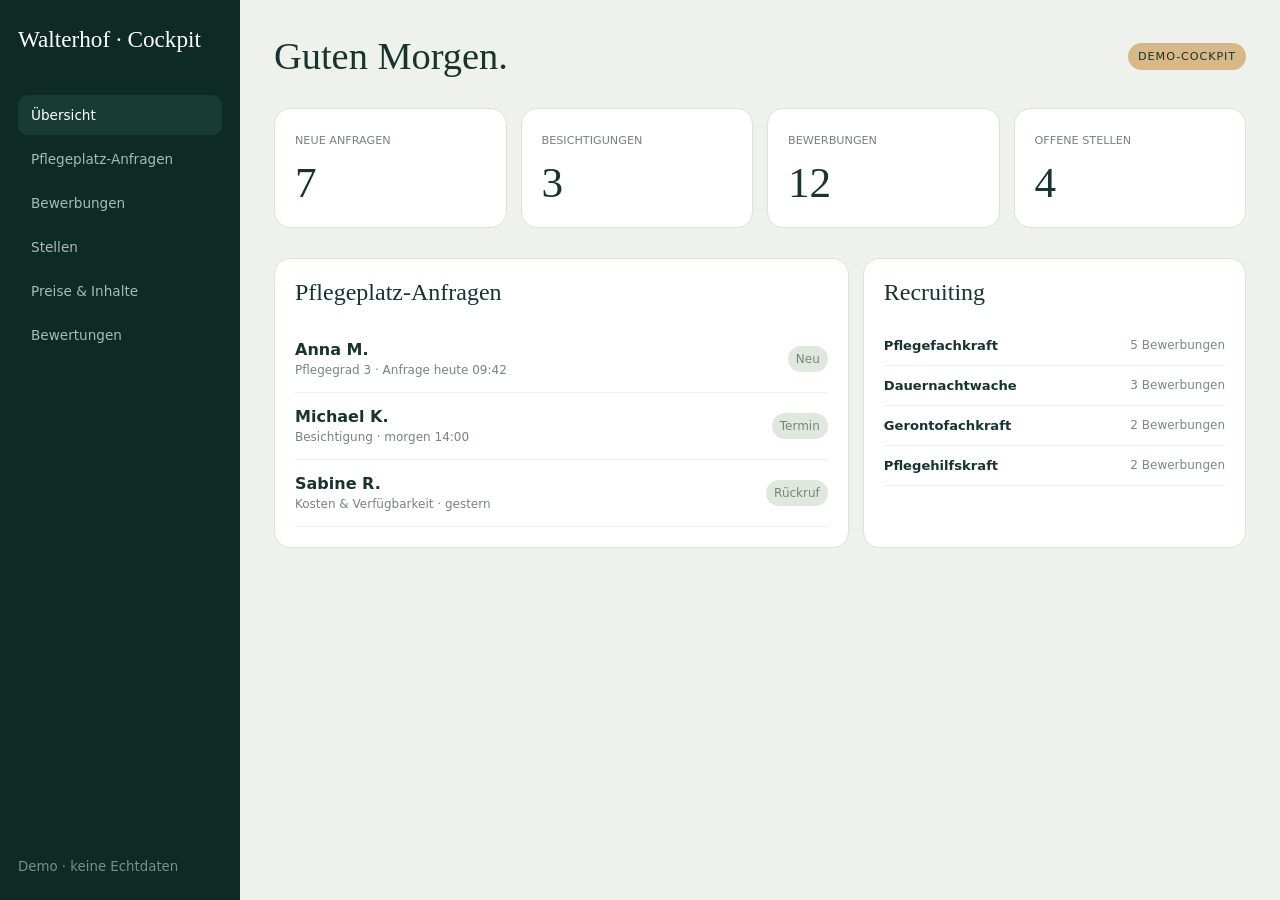
<file: admin.html>
<!doctype html><html lang="de"><head><meta charset="utf-8"><meta name="viewport" content="width=device-width,initial-scale=1"><title>Walterhof Cockpit · Demo</title><style>*{box-sizing:border-box}body{margin:0;background:#eef1ec;color:#18342d;font-family:Inter,system-ui,sans-serif}.app{display:grid;grid-template-columns:240px 1fr;min-height:100vh}.side{background:#0d2a23;color:white;padding:26px 18px;display:flex;flex-direction:column}.logo{font-family:Georgia,serif;font-size:1.45rem;margin-bottom:40px}.side a{padding:12px 13px;border-radius:10px;color:#a9bcb3;text-decoration:none;font-size:.85rem;margin:2px 0}.side a.active,.side a:hover{background:#183c32;color:white}.side small{margin-top:auto;color:#759188}.main{padding:34px}.top{display:flex;justify-content:space-between;align-items:center}.top h1{font-family:Georgia,serif;font-size:2.4rem;font-weight:400;margin:0}.demo{background:#d8b887;padding:7px 10px;border-radius:99px;font-size:.7rem;text-transform:uppercase;letter-spacing:.08em}.stats{display:grid;grid-template-columns:repeat(4,1fr);gap:14px;margin:30px 0}.stat,.panel{background:white;border:1px solid #dde3dc;border-radius:16px;padding:20px}.stat span{font-size:.7rem;text-transform:uppercase;color:#75847e}.stat b{font-family:Georgia,serif;font-size:2.7rem;font-weight:400;display:block;margin-top:10px}.grid{display:grid;grid-template-columns:1.2fr .8fr;gap:14px}.panel h2{font-family:Georgia,serif;font-weight:400;margin-top:0}.lead{display:grid;grid-template-columns:1fr auto;gap:10px;padding:14px 0;border-bottom:1px solid #edf0ed}.lead strong{display:block}.lead span{font-size:.75rem;color:#77847f}.pill{font-size:.65rem;border-radius:99px;padding:6px 8px;background:#dfe8dc;align-self:center}.job{padding:12px 0;border-bottom:1px solid #edf0ed;display:flex;justify-content:space-between}.job b{font-size:.82rem}.job span{font-size:.75rem;color:#7a8882}@media(max-width:850px){.app{grid-template-columns:1fr}.side{display:none}.main{padding:20px}.stats{grid-template-columns:1fr 1fr}.grid{grid-template-columns:1fr}}</style></head><body><div class="app"><aside class="side"><div class="logo">Walterhof · Cockpit</div><a class="active" href="#">Übersicht</a><a href="#">Pflegeplatz-Anfragen</a><a href="#">Bewerbungen</a><a href="#">Stellen</a><a href="#">Preise & Inhalte</a><a href="#">Bewertungen</a><small>Demo · keine Echtdaten</small></aside><main class="main"><div class="top"><h1>Guten Morgen.</h1><span class="demo">Demo-Cockpit</span></div><div class="stats"><div class="stat"><span>Neue Anfragen</span><b>7</b></div><div class="stat"><span>Besichtigungen</span><b>3</b></div><div class="stat"><span>Bewerbungen</span><b>12</b></div><div class="stat"><span>Offene Stellen</span><b>4</b></div></div><div class="grid"><section class="panel"><h2>Pflegeplatz-Anfragen</h2><div class="lead"><div><strong>Anna M.</strong><span>Pflegegrad 3 · Anfrage heute 09:42</span></div><span class="pill">Neu</span></div><div class="lead"><div><strong>Michael K.</strong><span>Besichtigung · morgen 14:00</span></div><span class="pill">Termin</span></div><div class="lead"><div><strong>Sabine R.</strong><span>Kosten & Verfügbarkeit · gestern</span></div><span class="pill">Rückruf</span></div></section><section class="panel"><h2>Recruiting</h2><div class="job"><b>Pflegefachkraft</b><span>5 Bewerbungen</span></div><div class="job"><b>Dauernachtwache</b><span>3 Bewerbungen</span></div><div class="job"><b>Gerontofachkraft</b><span>2 Bewerbungen</span></div><div class="job"><b>Pflegehilfskraft</b><span>2 Bewerbungen</span></div></section></div></main></div></body></html>
</file>
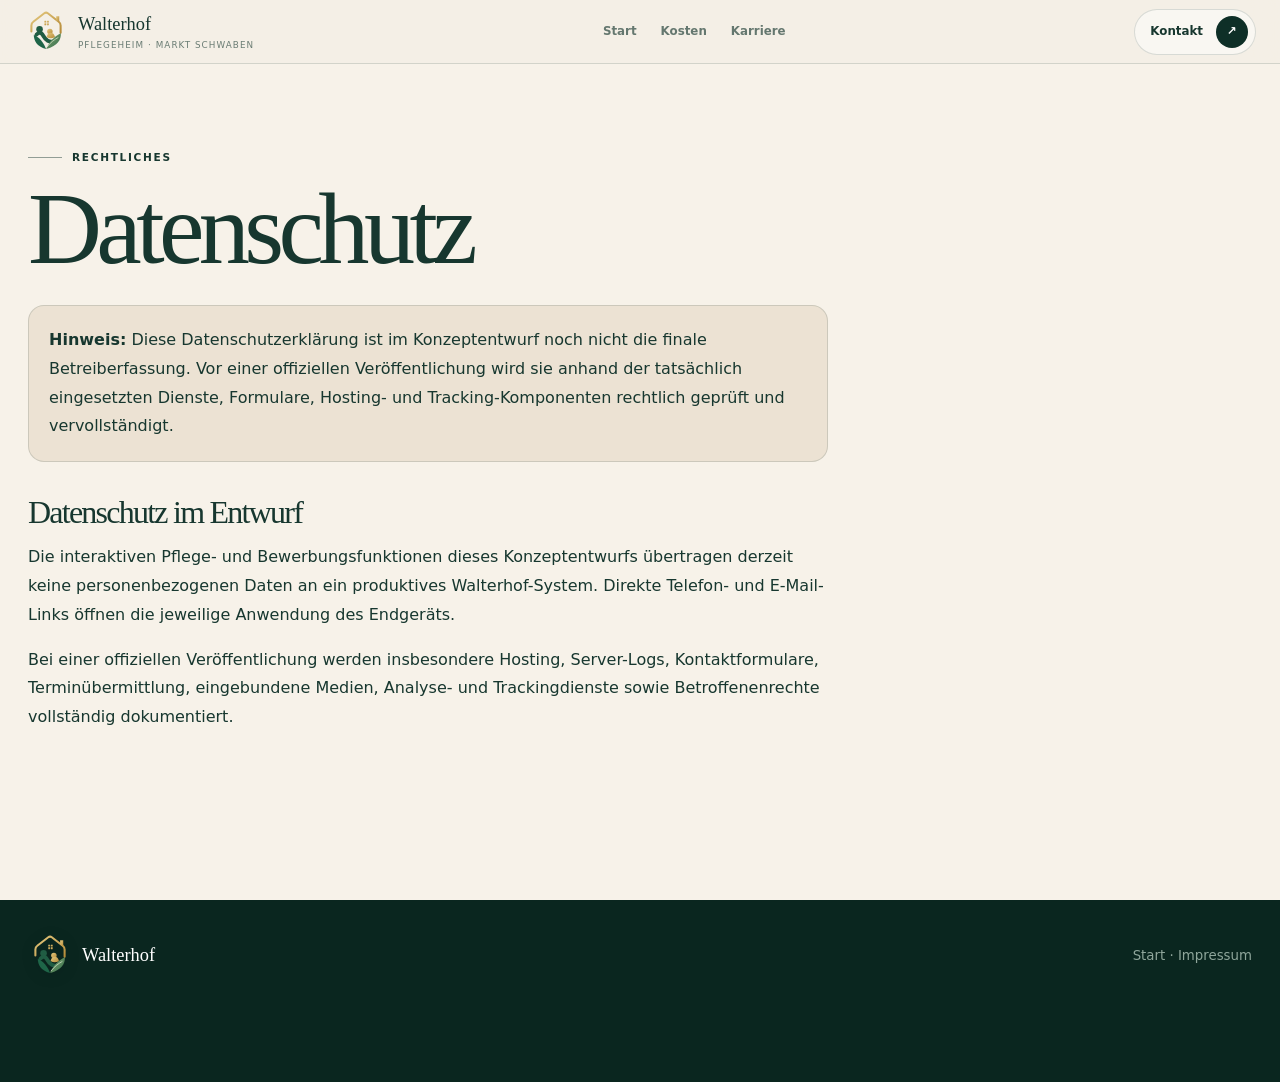
<file: datenschutz.html>
<!doctype html><html lang="de"><head><meta charset="utf-8"><meta name="viewport" content="width=device-width,initial-scale=1"><title>Datenschutz · Pflegeheim Walterhof</title><meta name="robots" content="noindex,nofollow"><link rel="icon" href="favicon.svg" type="image/svg+xml"><link rel="stylesheet" href="home-v2-1.css"><link rel="stylesheet" href="home-v2-2.css"><link rel="stylesheet" href="home-v2-3.css"><style>.legal{padding:150px 0 100px;background:#f7f2e9;min-height:100vh}.legal h1{font-size:clamp(4rem,8vw,8rem);line-height:.9}.legal .copy{max-width:800px;font-size:1rem;line-height:1.8}.legal .notice{margin:30px 0;padding:20px;border:1px solid var(--line);background:#ece2d3;border-radius:16px}.legal h2{font-size:2rem;margin-top:35px}@media(max-width:900px){.legal{padding:110px 0 80px}}</style></head><body><header class="site-header scrolled"><a class="brand" href="index.html"><span class="mark"></span><span><strong>Walterhof</strong><small>Pflegeheim · Markt Schwaben</small></span></a><nav class="nav"><a href="index.html">Start</a><a href="preise.html">Kosten</a><a href="karriere.html">Karriere</a></nav><a class="header-cta" href="index.html#kontakt"><span>Kontakt</span><b>↗</b></a></header><main class="legal"><div class="wrap"><p class="eyebrow">Rechtliches</p><h1>Datenschutz</h1><div class="copy"><div class="notice"><strong>Hinweis:</strong> Diese Datenschutzerklärung ist im Konzeptentwurf noch nicht die finale Betreiberfassung. Vor einer offiziellen Veröffentlichung wird sie anhand der tatsächlich eingesetzten Dienste, Formulare, Hosting- und Tracking-Komponenten rechtlich geprüft und vervollständigt.</div><h2>Datenschutz im Entwurf</h2><p>Die interaktiven Pflege- und Bewerbungsfunktionen dieses Konzeptentwurfs übertragen derzeit keine personenbezogenen Daten an ein produktives Walterhof-System. Direkte Telefon- und E-Mail-Links öffnen die jeweilige Anwendung des Endgeräts.</p><p>Bei einer offiziellen Veröffentlichung werden insbesondere Hosting, Server-Logs, Kontaktformulare, Terminübermittlung, eingebundene Medien, Analyse- und Trackingdienste sowie Betroffenenrechte vollständig dokumentiert.</p></div></div></main><footer class="footer"><div class="wrap"><div class="brand"><span class="mark"></span><span><strong>Walterhof</strong></span></div><small><a href="index.html">Start</a> · <a href="impressum.html">Impressum</a></small></div></footer></body></html>
</file>
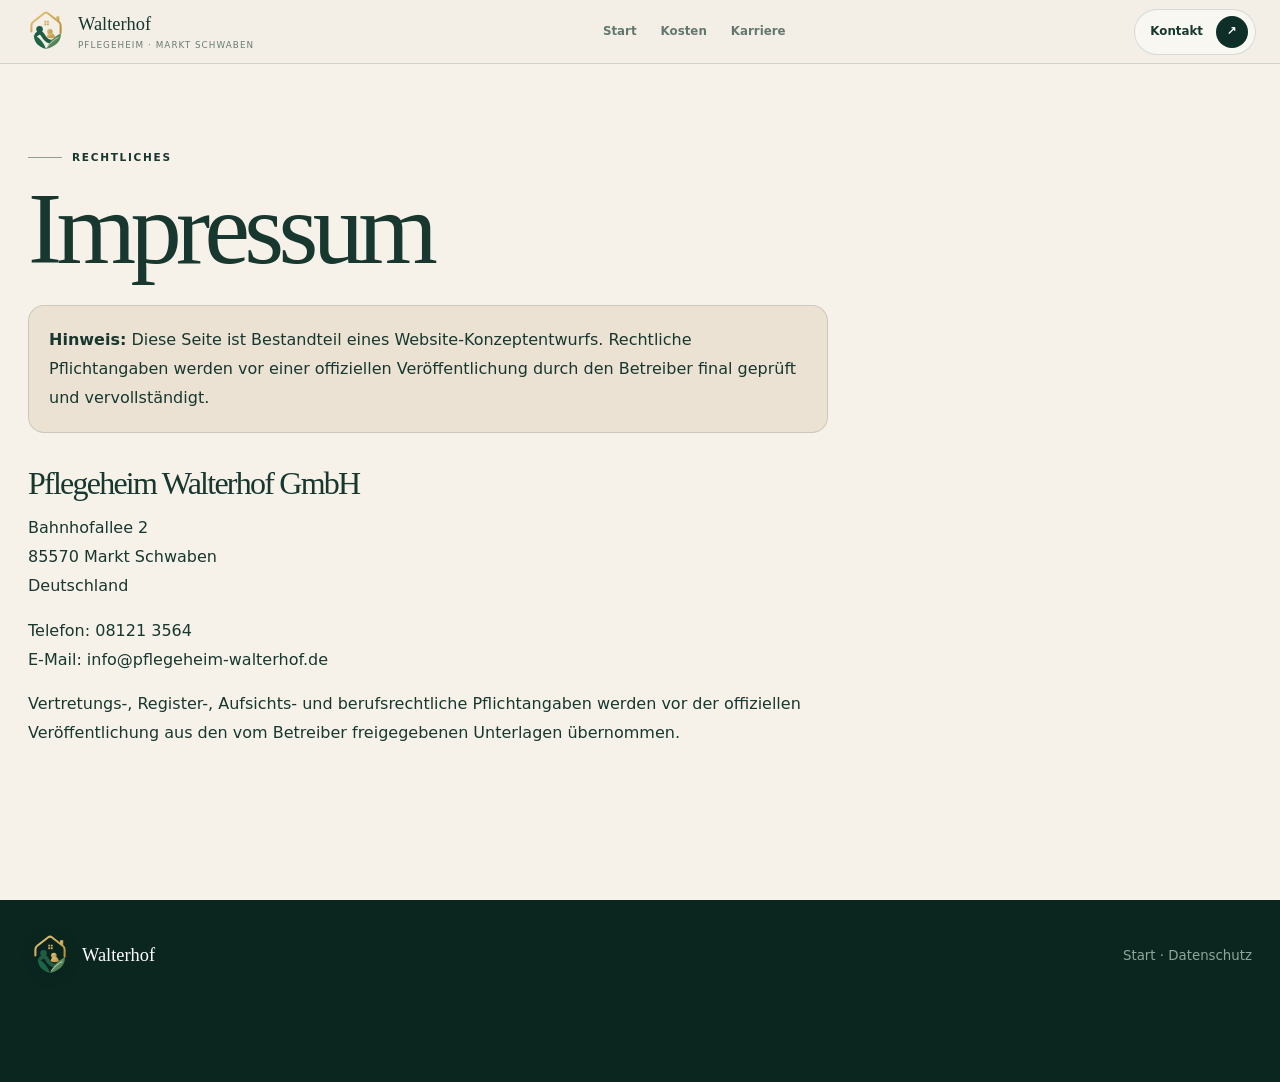
<file: impressum.html>
<!doctype html><html lang="de"><head><meta charset="utf-8"><meta name="viewport" content="width=device-width,initial-scale=1"><title>Impressum · Pflegeheim Walterhof</title><meta name="robots" content="noindex,nofollow"><link rel="icon" href="favicon.svg" type="image/svg+xml"><link rel="stylesheet" href="home-v2-1.css"><link rel="stylesheet" href="home-v2-2.css"><link rel="stylesheet" href="home-v2-3.css"><style>.legal{padding:150px 0 100px;background:#f7f2e9;min-height:100vh}.legal h1{font-size:clamp(4rem,8vw,8rem);line-height:.9}.legal .copy{max-width:800px;font-size:1rem;line-height:1.8}.legal .notice{margin:30px 0;padding:20px;border:1px solid var(--line);background:#ece2d3;border-radius:16px}.legal h2{font-size:2rem;margin-top:35px}@media(max-width:900px){.legal{padding:110px 0 80px}}</style></head><body><header class="site-header scrolled"><a class="brand" href="index.html"><span class="mark"></span><span><strong>Walterhof</strong><small>Pflegeheim · Markt Schwaben</small></span></a><nav class="nav"><a href="index.html">Start</a><a href="preise.html">Kosten</a><a href="karriere.html">Karriere</a></nav><a class="header-cta" href="index.html#kontakt"><span>Kontakt</span><b>↗</b></a></header><main class="legal"><div class="wrap"><p class="eyebrow">Rechtliches</p><h1>Impressum</h1><div class="copy"><div class="notice"><strong>Hinweis:</strong> Diese Seite ist Bestandteil eines Website-Konzeptentwurfs. Rechtliche Pflichtangaben werden vor einer offiziellen Veröffentlichung durch den Betreiber final geprüft und vervollständigt.</div><h2>Pflegeheim Walterhof GmbH</h2><p>Bahnhofallee 2<br>85570 Markt Schwaben<br>Deutschland</p><p>Telefon: 08121 3564<br>E-Mail: info@pflegeheim-walterhof.de</p><p>Vertretungs-, Register-, Aufsichts- und berufsrechtliche Pflichtangaben werden vor der offiziellen Veröffentlichung aus den vom Betreiber freigegebenen Unterlagen übernommen.</p></div></div></main><footer class="footer"><div class="wrap"><div class="brand"><span class="mark"></span><span><strong>Walterhof</strong></span></div><small><a href="index.html">Start</a> · <a href="datenschutz.html">Datenschutz</a></small></div></footer></body></html>
</file>
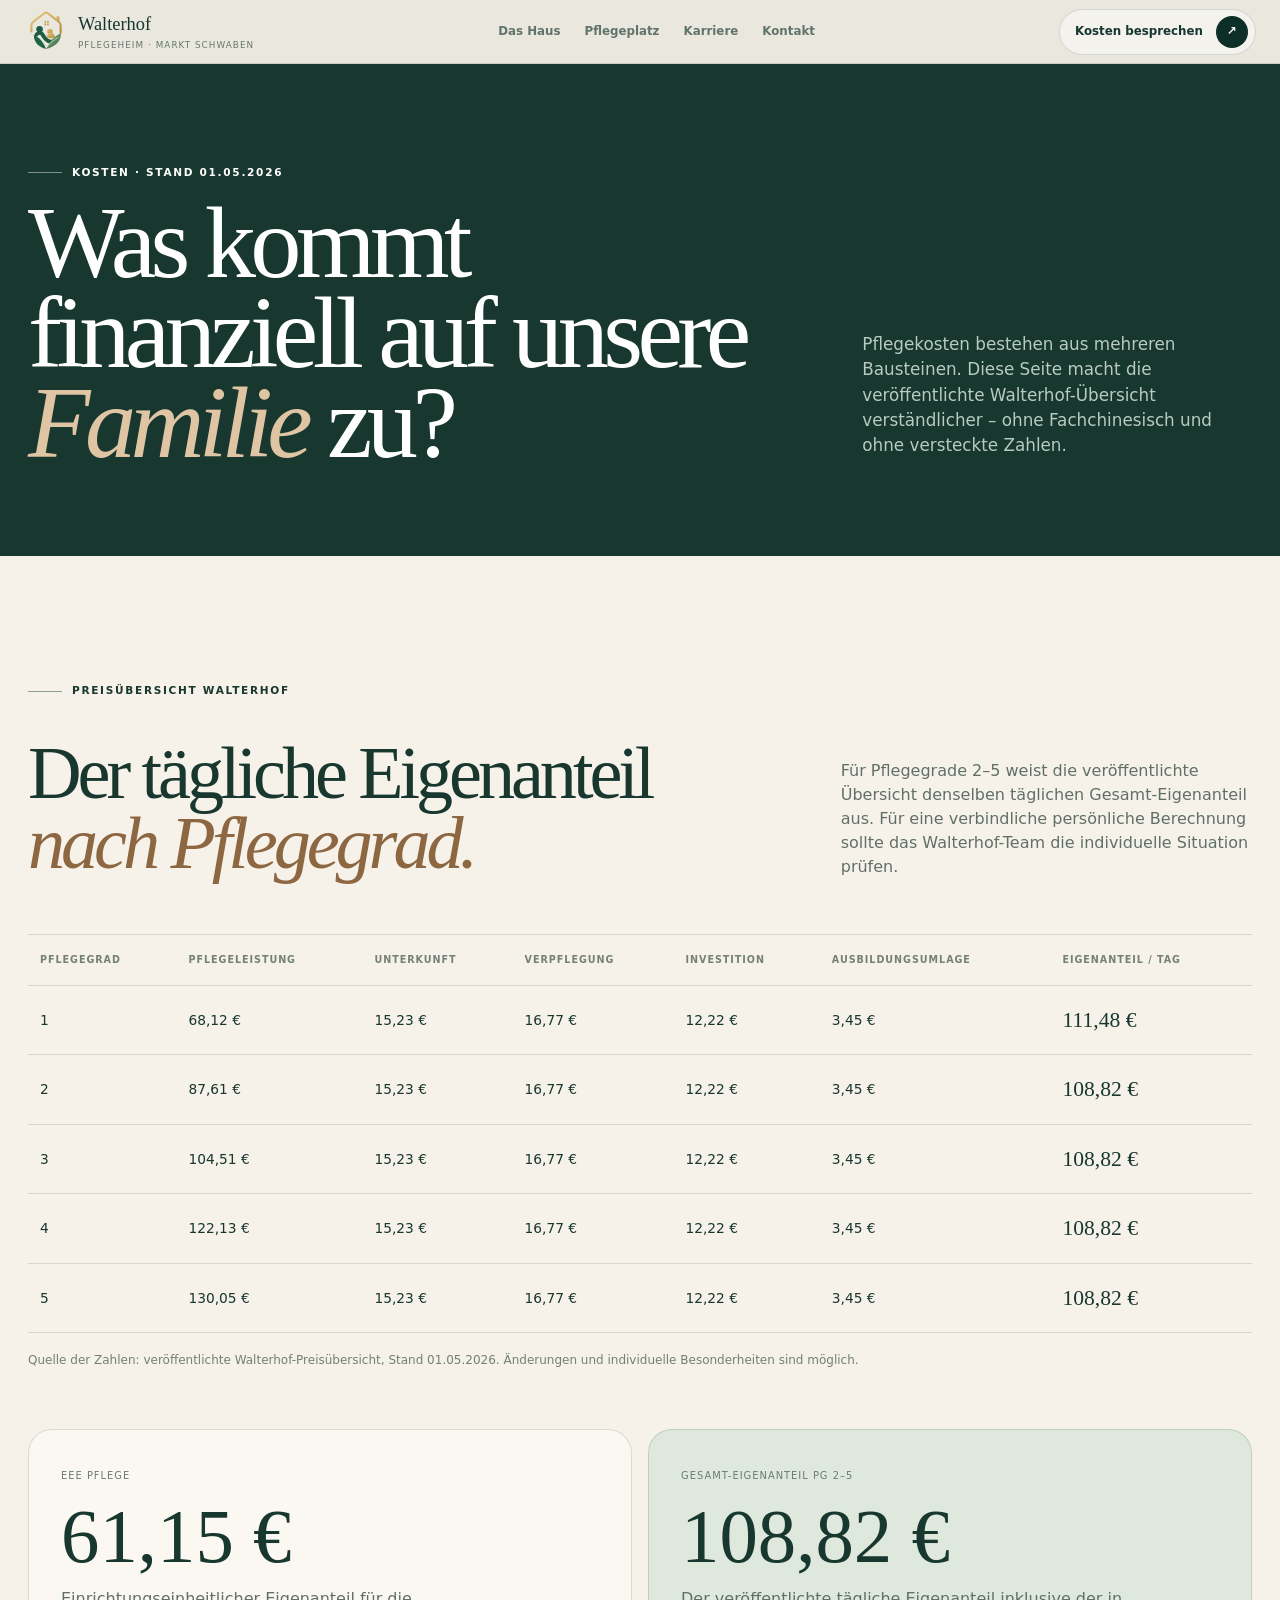
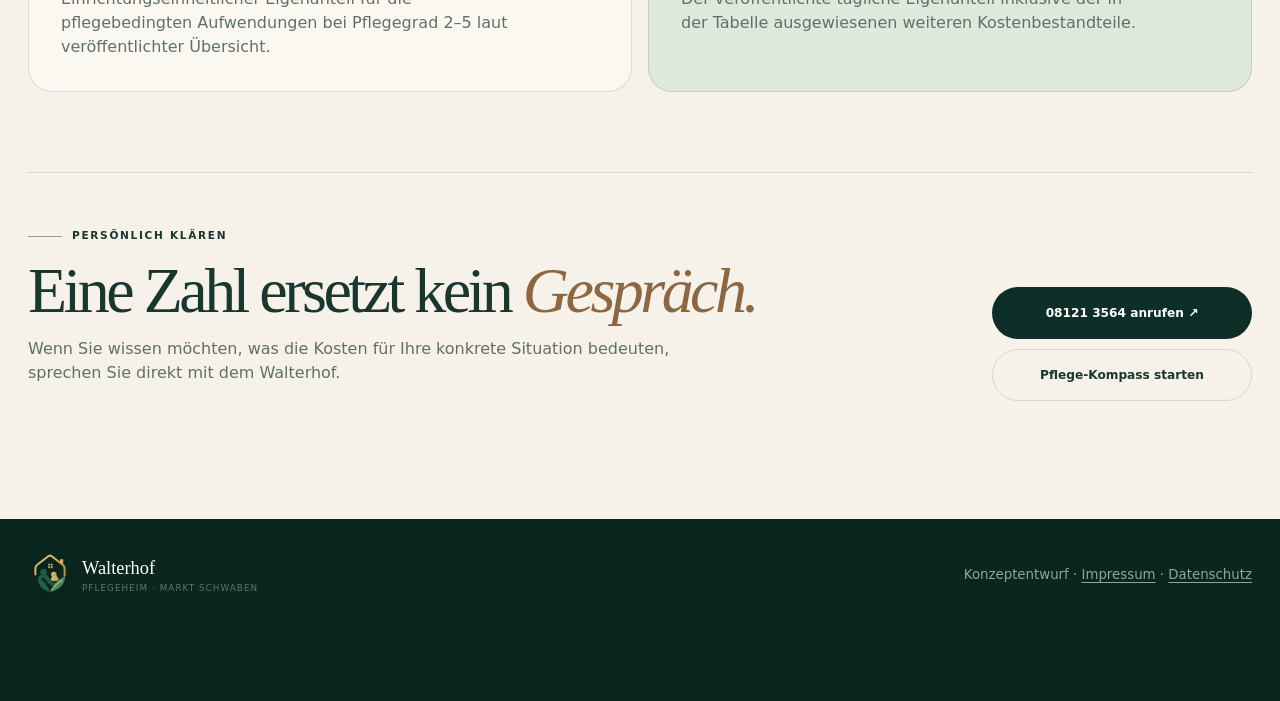
<file: preise.html>
<!doctype html><html lang="de"><head><meta charset="utf-8"><meta name="viewport" content="width=device-width,initial-scale=1,viewport-fit=cover"><title>Kosten · Pflegeheim Walterhof</title><meta name="description" content="Kostenübersicht des Pflegeheim Walterhof in Markt Schwaben, Stand 01.05.2026."><meta name="robots" content="noindex,nofollow"><meta name="theme-color" content="#f4efe5"><link rel="icon" href="favicon.svg" type="image/svg+xml"><link rel="stylesheet" href="home-v2-1.css"><link rel="stylesheet" href="home-v2-2.css"><link rel="stylesheet" href="home-v2-3.css"><style>
.cost-hero{padding:165px 0 88px;background:#17372f;color:#fff}.cost-hero-grid{display:grid;grid-template-columns:1.2fr .62fr;gap:80px;align-items:end}.cost-hero h1{font-size:clamp(4rem,8vw,8rem);line-height:.88}.cost-hero h1 em{color:#dfc5a4}.cost-hero-grid>p{color:#b8cbc2;font-size:1.05rem;margin:0 0 10px}.cost-main{background:#f7f2e9}.cost-intro{display:grid;grid-template-columns:1fr .55fr;gap:65px;align-items:end}.cost-intro .eyebrow{grid-column:1/-1;margin-bottom:-25px}.cost-intro h2{font-size:clamp(3.2rem,5.8vw,6rem)}.cost-intro>p:last-child{color:#607068;margin:0}.table-shell{margin-top:55px;overflow:auto;border-top:1px solid var(--line)}.ptable{width:100%;border-collapse:collapse;min-width:900px}.ptable th,.ptable td{text-align:left;padding:18px 12px;border-bottom:1px solid var(--line);font-size:.86rem}.ptable th{font-size:.6rem;text-transform:uppercase;letter-spacing:.1em;color:#748078}.ptable td:last-child{font-family:Georgia,serif;font-size:1.35rem}.cost-note{color:#718078;font-size:.75rem;margin:18px 0 0}.cost-explain{display:grid;grid-template-columns:1fr 1fr;gap:16px;margin-top:60px}.cost-explain article{padding:32px;border:1px solid var(--line);border-radius:24px;background:#fbf8f2}.cost-explain article.highlight{background:#dfe8dc}.cost-explain span{font-size:.62rem;text-transform:uppercase;letter-spacing:.1em;color:#6d7973}.cost-explain strong{display:block;font-family:Georgia,serif;font-size:clamp(3.4rem,6vw,6rem);font-weight:400;line-height:.9;margin:16px 0}.cost-explain p{color:#607068;margin:0;max-width:470px}.cost-cta{margin-top:80px;padding-top:55px;border-top:1px solid var(--line);display:grid;grid-template-columns:1fr auto;gap:70px;align-items:end}.cost-cta h2{font-size:clamp(3rem,5vw,5.4rem)}.cost-cta p:not(.eyebrow){color:#607068;max-width:650px}.cost-actions{display:grid;gap:10px;min-width:260px}.footer small a{text-decoration:underline;text-underline-offset:3px}@media(max-width:900px){.cost-hero{padding:115px 0 58px}.cost-hero-grid,.cost-intro,.cost-explain,.cost-cta{grid-template-columns:1fr;gap:24px}.cost-hero h1{font-size:clamp(3.4rem,15vw,5rem)}.cost-hero-grid>p{font-size:.96rem}.cost-intro .eyebrow{grid-column:auto;margin-bottom:0}.table-shell{margin-top:34px}.cost-explain{margin-top:44px}.cost-explain article{padding:24px}.cost-cta{margin-top:56px;padding-top:40px}.cost-actions{min-width:0}.cost-actions .btn{width:100%}.footer{padding-bottom:32px}}

</style></head><body><header class="site-header scrolled" data-header><a class="brand" href="index.html"><span class="mark"></span><span><strong>Walterhof</strong><small>Pflegeheim · Markt Schwaben</small></span></a><nav class="nav"><a href="index.html#haus">Das Haus</a><a href="index.html#familien">Pflegeplatz</a><a href="karriere.html">Karriere</a><a href="index.html#kontakt">Kontakt</a></nav><a class="header-cta" href="index.html#kontakt"><span>Kosten besprechen</span><b>↗</b></a><button class="menu-btn" aria-label="Menü öffnen" aria-expanded="false"><span></span><span></span></button></header><main><section class="cost-hero"><div class="wrap cost-hero-grid"><div><p class="eyebrow">Kosten · Stand 01.05.2026</p><h1>Was kommt finanziell auf unsere <em>Familie</em> zu?</h1></div><p>Pflegekosten bestehen aus mehreren Bausteinen. Diese Seite macht die veröffentlichte Walterhof-Übersicht verständlicher – ohne Fachchinesisch und ohne versteckte Zahlen.</p></div></section><section class="section cost-main"><div class="wrap"><div class="cost-intro"><p class="eyebrow">Preisübersicht Walterhof</p><h2>Der tägliche Eigenanteil<br><em>nach Pflegegrad.</em></h2><p>Für Pflegegrade 2–5 weist die veröffentlichte Übersicht denselben täglichen Gesamt-Eigenanteil aus. Für eine verbindliche persönliche Berechnung sollte das Walterhof-Team die individuelle Situation prüfen.</p></div><div class="table-shell"><table class="ptable"><thead><tr><th>Pflegegrad</th><th>Pflegeleistung</th><th>Unterkunft</th><th>Verpflegung</th><th>Investition</th><th>Ausbildungsumlage</th><th>Eigenanteil / Tag</th></tr></thead><tbody><tr><td>1</td><td>68,12 €</td><td>15,23 €</td><td>16,77 €</td><td>12,22 €</td><td>3,45 €</td><td>111,48 €</td></tr><tr><td>2</td><td>87,61 €</td><td>15,23 €</td><td>16,77 €</td><td>12,22 €</td><td>3,45 €</td><td>108,82 €</td></tr><tr><td>3</td><td>104,51 €</td><td>15,23 €</td><td>16,77 €</td><td>12,22 €</td><td>3,45 €</td><td>108,82 €</td></tr><tr><td>4</td><td>122,13 €</td><td>15,23 €</td><td>16,77 €</td><td>12,22 €</td><td>3,45 €</td><td>108,82 €</td></tr><tr><td>5</td><td>130,05 €</td><td>15,23 €</td><td>16,77 €</td><td>12,22 €</td><td>3,45 €</td><td>108,82 €</td></tr></tbody></table></div><p class="cost-note">Quelle der Zahlen: veröffentlichte Walterhof-Preisübersicht, Stand 01.05.2026. Änderungen und individuelle Besonderheiten sind möglich.</p><div class="cost-explain"><article><span>EEE Pflege</span><strong>61,15 €</strong><p>Einrichtungseinheitlicher Eigenanteil für die pflegebedingten Aufwendungen bei Pflegegrad 2–5 laut veröffentlichter Übersicht.</p></article><article class="highlight"><span>Gesamt-Eigenanteil PG 2–5</span><strong>108,82 €</strong><p>Der veröffentlichte tägliche Eigenanteil inklusive der in der Tabelle ausgewiesenen weiteren Kostenbestandteile.</p></article></div><div class="cost-cta"><div><p class="eyebrow">Persönlich klären</p><h2>Eine Zahl ersetzt kein <em>Gespräch.</em></h2><p>Wenn Sie wissen möchten, was die Kosten für Ihre konkrete Situation bedeuten, sprechen Sie direkt mit dem Walterhof.</p></div><div class="cost-actions"><a class="btn dark" href="tel:+4981213564">08121 3564 anrufen ↗</a><a class="btn ghost" href="index.html#familien">Pflege-Kompass starten</a></div></div></div></section></main><footer class="footer"><div class="wrap"><div class="brand"><span class="mark"></span><span><strong>Walterhof</strong><small>Pflegeheim · Markt Schwaben</small></span></div><small>Konzeptentwurf · <a href="impressum.html">Impressum</a> · <a href="datenschutz.html">Datenschutz</a></small></div></footer><script>const h=document.querySelector('[data-header]'),m=document.querySelector('.menu-btn');m.onclick=()=>{h.classList.toggle('menu-active');document.body.classList.toggle('menu-open');m.setAttribute('aria-expanded',h.classList.contains('menu-active'))};document.querySelectorAll('.nav a').forEach(a=>a.onclick=()=>{h.classList.remove('menu-active');document.body.classList.remove('menu-open')});</script></body></html>
</file>
<file: home-v2-1.css>
:root{--ink:#17372f;--deep:#0e2f27;--cream:#f4efe5;--paper:#fbf8f2;--sage:#dfe8dc;--gold:#a77a4a;--sand:#e9dfd0;--line:rgba(23,55,47,.15);--muted:#68766f;--spring:cubic-bezier(.16,1,.3,1)}
*{box-sizing:border-box}
html{scroll-behavior:smooth;scroll-padding-top:76px;background:var(--cream)}
body{margin:0;background:var(--cream);color:var(--ink);font-family:Inter,system-ui,-apple-system,BlinkMacSystemFont,"Segoe UI",sans-serif;line-height:1.5;overflow-x:hidden}
body.menu-open,body.mara-open{overflow:hidden}
a{color:inherit;text-decoration:none}
button,input{font:inherit;color:inherit}
button{cursor:pointer}
img{display:block;width:100%}
.wrap{width:min(1240px,calc(100% - 56px));margin:auto}
.eyebrow{font-size:.66rem;letter-spacing:.16em;text-transform:uppercase;font-weight:800;margin:0 0 17px;display:flex;align-items:center;gap:10px}
.eyebrow:before{content:"";width:34px;height:1px;background:currentColor;opacity:.45}
.section{padding:118px 0}
.reveal{opacity:0;transform:translateY(18px);transition:.58s var(--spring)}
.reveal.in{opacity:1;transform:none}
h1,h2,h3{font-family:Georgia,"Times New Roman",serif;font-weight:400;letter-spacing:-.055em;margin:0}
h2{font-size:clamp(3.3rem,6vw,6.4rem);line-height:.94}
em{font-weight:400;color:#8c6741}
.btn{min-height:52px;border-radius:999px;padding:0 20px;display:inline-flex;align-items:center;justify-content:center;gap:16px;font-size:.76rem;font-weight:800;border:0;transition:transform .18s var(--spring),background .18s}
.btn:hover{transform:translateY(-2px)}
.btn.dark{background:var(--deep);color:#fff}
.btn.light{background:#fff;color:var(--deep)}
.btn.ghost{background:transparent;border:1px solid var(--line)}
.site-header{position:fixed;z-index:1000;top:0;left:0;right:0;height:76px;padding:0 24px;display:grid;grid-template-columns:auto 1fr auto;align-items:center;gap:28px;transition:.25s var(--spring)}
.site-header.scrolled{height:64px;background:rgba(244,239,229,.96);backdrop-filter:blur(14px);border-bottom:1px solid var(--line)}
.brand{display:flex;align-items:center;gap:10px}
.brand strong{font-family:Georgia,serif;font-weight:400;font-size:1.15rem;display:block}
.brand small{font-size:.55rem;letter-spacing:.12em;text-transform:uppercase;opacity:.62;display:block}
.mark{width:38px;height:38px;border:1px solid currentColor;border-radius:50%;position:relative}
.mark:before,.mark:after{content:"";position:absolute;background:currentColor;width:6px;height:15px;border-radius:100% 0;top:9px;left:15px}
.mark:before{transform:rotate(-42deg)}
.mark:after{transform:rotate(42deg)}
.nav{justify-self:center;display:flex;gap:24px;font-size:.74rem;font-weight:700}
.nav a{opacity:.65;transition:.18s}
.nav a:hover{opacity:1}
.header-cta{border:1px solid var(--line);background:rgba(255,255,255,.45);border-radius:999px;padding:6px 7px 6px 15px;display:flex;align-items:center;gap:13px;font-weight:800;font-size:.74rem}
.header-cta b{width:32px;height:32px;border-radius:50%;display:grid;place-items:center;background:var(--deep);color:#fff}
.menu-btn{display:none;border:0;background:transparent;width:40px;height:40px;position:relative}
.menu-btn span{position:absolute;left:7px;right:7px;top:16px;height:1px;background:currentColor}
.menu-btn span:last-child{top:24px}
.hero{min-height:100svh;display:grid;grid-template-columns:46% 54%;padding-top:76px;background:var(--cream)}
.hero-copy{padding:7vh 5vw 55px;display:flex;flex-direction:column;justify-content:center}
.hero h1{font-size:clamp(4.4rem,7.8vw,8.2rem);line-height:.87}
.hero-lead{max-width:540px;color:#5f6e67;font-size:1.04rem;margin:24px 0 0}
.hero-actions{display:flex;gap:12px;flex-wrap:wrap;margin-top:28px}
.hero-proof{display:grid;grid-template-columns:repeat(3,1fr);gap:12px;margin-top:auto;padding-top:34px;border-top:1px solid var(--line)}
.hero-proof strong{font-family:Georgia,serif;font-size:1.9rem;font-weight:400;display:block;line-height:1}
.hero-proof span{font-size:.58rem;text-transform:uppercase;letter-spacing:.1em;color:#748079}
.hero-media{margin:0;height:calc(100svh - 76px);min-height:620px;position:relative;overflow:hidden;border-radius:0 0 0 18vw;background:#dfe7da}
.hero-media img{height:100%;object-fit:cover;object-position:center 48%;filter:saturate(.92) contrast(.96) brightness(1.05)}
.hero-media:after{content:"";position:absolute;inset:0;background:linear-gradient(180deg,rgba(255,255,255,.04),transparent 65%,rgba(15,48,39,.10))}
.hero-media figcaption{position:absolute;z-index:2;top:18px;right:18px;background:rgba(251,248,242,.9);padding:7px 9px;border-radius:999px;font-size:.52rem;letter-spacing:.08em;text-transform:uppercase;color:#5f6e67}
.hero-year{position:absolute;z-index:2;right:-.05em;bottom:-.18em;font-family:Georgia,serif;font-size:clamp(11rem,23vw,24rem);line-height:.8;color:transparent;-webkit-text-stroke:1px rgba(255,255,255,.5)}
.house{background:var(--paper)}
.house-grid{display:grid;grid-template-columns:.3fr 1fr;gap:55px}
.index{font-size:.68rem;text-transform:uppercase;letter-spacing:.1em;color:#78827d}
.index span{font-family:Georgia,serif;font-style:italic;color:var(--gold);font-size:1rem;margin-right:10px}
.display{font-family:Georgia,serif;font-size:clamp(4rem,7.4vw,7.7rem);line-height:.9;letter-spacing:-.06em;margin:0}
.lead{max-width:720px;color:#607068;font-size:1.05rem}
.family{background:var(--deep);color:#fff}
.family-grid{display:grid;grid-template-columns:.9fr 1.1fr;gap:80px;align-items:center}
.family h2{color:#fff}
.family h2 em{color:#dfc5a4}
.family-copy>p:not(.eyebrow){color:#b8cbc2;max-width:560px}
.trust{display:flex;gap:7px;flex-wrap:wrap;margin-top:25px}
.trust span{padding:7px 9px;border:1px solid rgba(255,255,255,.15);border-radius:999px;color:#b9cbc2;font-size:.6rem}
.flow{background:#f8f4ec;color:var(--ink);border-radius:28px;padding:30px;min-height:470px;box-shadow:0 30px 80px rgba(0,0,0,.17);display:flex;flex-direction:column}
.flowtop{display:grid;grid-template-columns:auto 1fr auto;gap:14px;align-items:center;padding-bottom:18px;border-bottom:1px solid var(--line)}
.flowtop span,.flowtop b{font-size:.6rem;letter-spacing:.1em}
.progress{height:2px;background:#deddd7;overflow:hidden}
.progress i{display:block;width:25%;height:100%;background:var(--deep);transition:.28s var(--spring)}
.stage{flex:1;padding-top:28px;display:flex;flex-direction:column;justify-content:center}
.stage h3{font-size:clamp(2.2rem,3.5vw,3.4rem);line-height:1;margin-bottom:12px}
.stage p{color:#69776f}
.answers{display:grid;grid-template-columns:1fr 1fr;gap:9px;margin-top:20px}
.answers.one{grid-template-columns:1fr}
.answer{min-height:72px;border:1px solid var(--line);border-radius:14px;background:transparent;text-align:left;padding:15px 16px;display:flex;justify-content:space-between;align-items:center;gap:16px;transition:.17s var(--spring)}
.answer:hover{background:#e8ede5;transform:translateY(-1px)}
.answer strong{font-family:Georgia,serif;font-size:1.08rem;font-weight:400}
.answer small{display:block;color:#748079;margin-top:2px}
.summary{background:#fff;border:1px solid var(--line);border-radius:17px;padding:18px;margin-top:16px}
.summary div{display:flex;justify-content:space-between;padding:8px 0;border-bottom:1px solid var(--line);font-size:.73rem}
.summary div:last-child{border:0}
.summary span{color:#75817b}
.flow-actions{display:flex;gap:8px;flex-wrap:wrap;margin-top:16px}
.flow-actions button,.flow-actions a{border:0;border-radius:999px;background:var(--deep);color:#fff;padding:11px 14px;font-size:.7rem;font-weight:800}

/* Walterhof brand system */
.mark{width:44px;height:44px;flex:0 0 44px;border:0;border-radius:0;position:relative;display:block;background:url('assets/walterhof-mark.svg') center/contain no-repeat}
.mark:before,.mark:after{content:none!important;display:none!important}
.footer .mark{filter:drop-shadow(0 2px 8px rgba(0,0,0,.12))}
@media(max-width:900px){.mark{width:40px;height:40px;flex-basis:40px}}
</file>
<file: home-v2-2.css>
.flow-actions .secondary{background:#e6ebe4;color:var(--ink)}
.animate{animation:in .2s var(--spring) both}
@keyframes in{from{opacity:0;transform:translateY(6px)}to{opacity:1;transform:none}}
.oak{background:var(--sage);overflow:hidden}
.oak-grid{display:grid;grid-template-columns:1fr 1fr;gap:72px;align-items:center}
.oak figure{margin:0;height:650px;overflow:hidden;border-radius:4px 120px 4px 4px}
.oak figure img{height:100%;object-fit:cover}
.oak-copy p{color:#607068}
.history{background:#efe6d9}
.history-head{max-width:900px}
.timeline{display:grid;grid-template-columns:repeat(4,1fr);gap:28px;margin-top:60px}
.time{border-top:1px solid var(--line);padding-top:18px;min-height:260px}
.time>span{font-family:Georgia,serif;font-size:2.4rem}
.time small{display:block;text-transform:uppercase;letter-spacing:.1em;font-size:.55rem;color:#78837d;margin:9px 0 22px}
.time h3{font-size:1.55rem;letter-spacing:-.03em}
.time p{color:#68766f;font-size:.8rem}
.life{background:var(--paper)}
.life-grid{display:grid;grid-template-columns:.9fr 1.1fr;gap:80px;align-items:center}
.life-copy p{color:#607068}
.life-copy ul{padding:0;list-style:none;margin-top:25px}
.life-copy li{padding:11px 0;border-bottom:1px solid var(--line)}
.mosaic{position:relative;min-height:650px}
.mosaic .a{width:72%;height:520px;object-fit:cover;margin-left:auto}
.mosaic .b{position:absolute;left:0;bottom:0;width:45%;height:300px;object-fit:cover;border:10px solid var(--paper)}
.stamp{position:absolute;right:0;bottom:20px;width:175px;height:175px;border-radius:50%;background:var(--deep);color:#fff;display:grid;place-items:center;text-align:center;padding:18px}
.stamp strong{font-family:Georgia,serif;font-size:3.5rem;font-weight:400;line-height:1}
.stamp span{font-size:.55rem;letter-spacing:.06em}
.mara-section{background:#e5dfd3}
.mara-grid{display:grid;grid-template-columns:.75fr 1.25fr;gap:80px;align-items:center}
.mara-person{display:flex;align-items:flex-end;gap:18px}
.mara-person img{width:150px;height:195px;object-fit:cover;border-radius:75px 75px 8px 8px}
.mara-person strong{font-family:Georgia,serif;font-size:3rem;font-weight:400;line-height:.9}
.mara-person small{display:block;color:#6d7973;margin-top:7px}
.mara-copy p{color:#607068;max-width:640px}
/* Career V2 */
.career{background:#102e27;color:#fff;overflow:hidden}
.career-hero{position:relative;min-height:760px;display:grid;align-items:end}
.career-hero:before{content:"";position:absolute;inset:0;background:linear-gradient(90deg,rgba(7,33,27,.96) 0%,rgba(7,33,27,.84) 48%,rgba(7,33,27,.28) 100%),url('https://images.pexels.com/photos/3768131/pexels-photo-3768131.jpeg?auto=compress&cs=tinysrgb&w=1800&fit=crop') center/cover no-repeat}
.career-intro{position:relative;z-index:2;padding:110px 0 74px;display:grid;grid-template-columns:1.15fr .85fr;gap:80px;align-items:end}
.career h2{color:#fff;font-size:clamp(4rem,7vw,7.4rem)}
.career h2 em{color:#dfc5a4}
.career-intro-copy>p:not(.eyebrow){max-width:660px;color:#c0d0c8;font-size:1.05rem}
.career-emotion{border-left:1px solid rgba(255,255,255,.2);padding-left:38px}
.career-emotion strong{font-family:Georgia,serif;font-size:clamp(2rem,3.2vw,3.4rem);font-weight:400;line-height:1.05;display:block}
.career-emotion p{color:#b8c9c1;margin:18px 0 0}
.career-numbers{display:grid;grid-template-columns:repeat(2,1fr);gap:1px;background:rgba(255,255,255,.12);border:1px solid rgba(255,255,255,.12);margin-top:34px}
.career-numbers div{background:rgba(11,44,36,.72);padding:22px}
.career-numbers b{font-family:Georgia,serif;font-size:2.4rem;font-weight:400;display:block}
.career-numbers span{font-size:.62rem;letter-spacing:.08em;text-transform:uppercase;color:#aebfb7}
.benefit-story{background:#f2e9dc;color:var(--ink);padding:100px 0}
.benefit-head{display:grid;grid-template-columns:1fr 1fr;gap:70px;align-items:end}
.benefit-head h3{font-size:clamp(3rem,5.3vw,5.7rem);line-height:.95}
.benefit-head p{color:#607068;max-width:620px}
.benefits{margin-top:62px;border-top:1px solid var(--line)}
.benefit{display:grid;grid-template-columns:90px 1fr .8fr;gap:34px;align-items:center;padding:25px 0;border-bottom:1px solid var(--line)}
.benefit>span{font-family:Georgia,serif;font-size:2.2rem;color:var(--gold)}
.benefit strong{font-family:Georgia,serif;font-size:1.65rem;font-weight:400}
.benefit p{margin:0;color:#6b776f;font-size:.83rem}
.roles{background:#dfe8dc;color:var(--ink);padding:95px 0}
.roles-head{display:grid;grid-template-columns:1fr auto;gap:30px;align-items:end}
.roles h3{font-size:clamp(3.1rem,5vw,5.4rem);line-height:.95}
.roles p{color:#627067;max-width:650px}
.role-list{margin-top:55px;border-top:1px solid var(--line)}
.role{display:grid;grid-template-columns:1fr auto;gap:20px;align-items:center;padding:20px 0;border-bottom:1px solid var(--line)}
.role strong{font-family:Georgia,serif;font-size:clamp(1.4rem,2.2vw,2.1rem);font-weight:400}
.role span{font-size:.62rem;text-transform:uppercase;letter-spacing:.08em;color:#728078}
.jobmatch-wrap{background:#102e27;padding:100px 0}
.jobmatch-grid{display:grid;grid-template-columns:.72fr 1.28fr;gap:70px;align-items:start}
.jobmatch-copy h3{font-size:clamp(3rem,5vw,5.4rem);color:#fff;line-height:.95}
.jobmatch-copy p{color:#b9cac2}
.jobflow{background:#f7f2e9;color:var(--ink);border-radius:28px;padding:28px;min-height:470px}
.jobflow .stage{padding-top:12px}
.price{background:#d5dfd2}
.price-grid{display:grid;grid-template-columns:1fr .7fr;gap:65px;align-items:end}
.price-figure{padding:35px;border-left:1px solid var(--line)}
.price-figure strong{font-family:Georgia,serif;font-size:clamp(4rem,7vw,7rem);font-weight:400;display:block;line-height:.9}
.price-figure span{font-size:.6rem;text-transform:uppercase;letter-spacing:.1em}
.price p{color:#607068}
.contact{background:var(--deep);color:#fff}
.contact-grid{display:grid;grid-template-columns:1fr 1fr;gap:80px}
.contact h2{color:#fff}
.contact h2 em{color:#dfc5a4}
.contact p{color:#b8cbc2}
.contacts{display:grid;gap:10px}
.contacts a,.contacts button{background:transparent;border:1px solid rgba(255,255,255,.18);color:#fff;border-radius:18px;padding:20px;display:grid;grid-template-columns:1fr auto;align-items:center;text-align:left;transition:.18s}
.contacts a:hover,.contacts button:hover{background:rgba(255,255,255,.06);transform:translateY(-1px)}
.contacts span{font-size:.57rem;text-transform:uppercase;letter-spacing:.1em;color:#adc1b7}
.contacts strong{font-family:Georgia,serif;font-size:1.35rem;font-weight:400}
.contacts i{font-style:normal}
.footer{padding:34px 0 104px;background:#0a261f;color:#fff}
.footer .wrap{display:flex;justify-content:space-between;gap:20px;align-items:center}
.footer small{color:#8fa69b}
.mara-launch{position:fixed;z-index:3000;right:18px;bottom:18px;border:0;background:#f7f2e9;color:var(--ink);box-shadow:0 10px 35px rgba(0,0,0,.18);border-radius:999px;padding:7px 13px 7px 7px;display:flex;align-items:center;gap:8px}
.mara-launch img{width:38px;height:38px;border-radius:50%;object-fit:cover}
.mara-launch strong{font-size:.72rem}
.drawer{position:fixed;z-index:4000;right:18px;bottom:76px;width:min(390px,calc(100vw - 22px));height:min(620px,calc(100svh - 100px));background:#f8f4ec;border-radius:24px;box-shadow:0 20px 70px rgba(0,0,0,.28);display:grid;grid-template-rows:auto 1fr auto;transform:translateY(18px) scale(.98);opacity:0;pointer-events:none;transition:.2s var(--spring);overflow:hidden}
.drawer.open{transform:none;opacity:1;pointer-events:auto}
</file>
<file: home-v2-3.css>
.chathead{background:var(--deep);color:#fff;padding:14px;display:flex;align-items:center;gap:10px}
.chathead img{width:42px;height:42px;border-radius:50%;object-fit:cover}
.chathead strong{display:block}
.chathead small{display:block;color:#aec2b8;font-size:.56rem}
.close{margin-left:auto;border:1px solid rgba(255,255,255,.18);background:transparent;color:#fff;width:34px;height:34px;border-radius:50%}
.messages{padding:15px;overflow:auto;display:flex;flex-direction:column;gap:8px}
.msg{max-width:88%;padding:10px 12px;border-radius:14px;font-size:.78rem}
.msg.bot{background:#e1e8df;border-bottom-left-radius:4px}
.msg.user{margin-left:auto;background:var(--deep);color:#fff;border-bottom-right-radius:4px}
.quick{display:flex;gap:5px;flex-wrap:wrap;margin-top:8px}
.quick button{border:1px solid var(--line);background:#fff;border-radius:999px;padding:7px 9px;font-size:.65rem}
.compose{border-top:1px solid var(--line);padding:9px;display:grid;grid-template-columns:1fr auto;gap:6px;background:#fff}
.compose input{border:0;background:#f0ede7;border-radius:999px;padding:10px 12px;outline:none}
.compose button{border:0;background:var(--deep);color:#fff;width:39px;height:39px;border-radius:50%}
.booking{background:#fff;border:1px solid var(--line);border-radius:13px;padding:11px;margin-top:8px}
.slots{display:flex;gap:5px;flex-wrap:wrap}
.slot{border:1px solid var(--line);background:#fff;border-radius:999px;padding:7px 8px;font-size:.63rem}
.mobilebar{display:none}
/* Mobile is its own experience */
@media(max-width:900px){
 html{scroll-padding-top:64px}.site-header{height:64px;padding:0 14px;grid-template-columns:auto 1fr auto auto;gap:8px;background:rgba(244,239,229,.94);backdrop-filter:blur(12px);border-bottom:1px solid rgba(23,55,47,.08)}.site-header.scrolled{height:64px}.brand strong{font-size:1rem}.brand small{display:none}.mark{width:34px;height:34px}.header-cta{padding:5px;border:0;background:transparent}.header-cta span{display:none}.header-cta b{width:36px;height:36px}.menu-btn{display:block}.nav{position:fixed;top:64px;left:0;right:0;background:rgba(244,239,229,.985);padding:10px 18px 18px;flex-direction:column;gap:0;opacity:0;transform:translateY(-6px);pointer-events:none;transition:.18s var(--spring);border-bottom:1px solid var(--line);box-shadow:0 12px 30px rgba(23,55,47,.08)}.site-header.menu-active .nav{opacity:1;transform:none;pointer-events:auto}.nav a{padding:14px 2px;border-bottom:1px solid var(--line);font-size:.9rem}.nav a:last-child{border:0}
 .wrap{width:min(100% - 30px,1240px)}.section{padding:72px 0}.eyebrow{font-size:.6rem;margin-bottom:13px}h2{font-size:clamp(2.8rem,13vw,4.1rem);line-height:.94}.display{font-size:clamp(3.1rem,14vw,4.6rem)}
 .hero{display:flex;flex-direction:column;padding-top:64px;min-height:auto}.hero-copy{min-height:auto;padding:42px 18px 28px}.hero h1{font-size:clamp(3.45rem,15vw,5rem);line-height:.88}.hero-lead{font-size:.98rem;margin-top:18px}.hero-actions{display:grid;grid-template-columns:1fr;margin-top:22px}.hero-actions .btn{width:100%;min-height:54px}.hero-proof{margin-top:28px;padding-top:20px;gap:6px}.hero-proof div{min-width:0}.hero-proof strong{font-size:1.55rem}.hero-proof span{font-size:.52rem;line-height:1.25}.hero-media{height:48svh;min-height:340px;border-radius:0}.hero-media figcaption{top:12px;right:12px}.hero-year{font-size:42vw;bottom:-.12em}
 .house-grid,.family-grid,.oak-grid,.life-grid,.mara-grid,.price-grid,.contact-grid{grid-template-columns:1fr;gap:34px}.house-grid .index{margin-bottom:-8px}.family-copy>p:not(.eyebrow),.oak-copy p,.life-copy p,.mara-copy p,.contact p{font-size:.96rem}.flow{border-radius:22px;padding:20px;min-height:0;box-shadow:none}.flowtop{gap:9px}.flowtop span,.flowtop b{font-size:.54rem}.stage{padding-top:22px;justify-content:flex-start}.stage h3{font-size:2.05rem}.answers{grid-template-columns:1fr;gap:8px}.answer{min-height:66px;padding:14px}.answer strong{font-size:1.03rem}.flow-actions{display:grid;grid-template-columns:1fr}.flow-actions button,.flow-actions a{text-align:center;min-height:46px;display:flex;align-items:center;justify-content:center}
 .oak figure{height:400px;order:2;border-radius:4px 76px 4px 4px}.oak-copy{order:1}.timeline{display:flex;overflow:auto;scroll-snap-type:x mandatory;gap:16px;margin-top:34px;padding-bottom:10px}.time{min-width:76vw;min-height:220px;scroll-snap-align:start}.mosaic{min-height:430px}.mosaic .a{height:360px;width:82%}.mosaic .b{height:200px;width:50%;border-width:6px}.stamp{width:128px;height:128px;bottom:8px}.stamp strong{font-size:2.7rem}.mara-person img{width:105px;height:140px}.mara-person strong{font-size:2.35rem}
 .career-hero{min-height:auto}.career-hero:before{background:linear-gradient(180deg,rgba(7,33,27,.36) 0%,rgba(7,33,27,.88) 40%,#0b2e26 78%),url('https://images.pexels.com/photos/3768131/pexels-photo-3768131.jpeg?auto=compress&cs=tinysrgb&w=900&fit=crop') center 20%/cover no-repeat}.career-intro{grid-template-columns:1fr;gap:30px;padding:330px 0 56px}.career h2{font-size:clamp(3.2rem,14.5vw,4.8rem)}.career-intro-copy>p:not(.eyebrow){font-size:.97rem}.career-emotion{border-left:0;border-top:1px solid rgba(255,255,255,.18);padding:24px 0 0}.career-emotion strong{font-size:2.05rem}.career-numbers{margin-top:25px}.career-numbers div{padding:17px 14px}.career-numbers b{font-size:2rem}.career-numbers span{font-size:.53rem}.benefit-story,.roles,.jobmatch-wrap{padding:70px 0}.benefit-head,.roles-head,.jobmatch-grid{grid-template-columns:1fr;gap:22px}.benefit-head h3,.roles h3,.jobmatch-copy h3{font-size:clamp(2.8rem,12vw,4rem)}.benefits{margin-top:36px}.benefit{grid-template-columns:52px 1fr;gap:16px;padding:19px 0}.benefit>span{font-size:1.8rem}.benefit strong{font-size:1.32rem}.benefit p{grid-column:2;font-size:.8rem;margin-top:-8px}.role-list{margin-top:34px}.role{padding:17px 0}.role strong{font-size:1.45rem}.role span{font-size:.55rem;text-align:right}.jobflow{padding:20px;border-radius:22px;min-height:0}.jobmatch-grid{gap:34px}
 .price-figure{padding:22px 0 0;border-left:0;border-top:1px solid var(--line)}.contacts a,.contacts button{padding:16px}.contacts strong{font-size:1.12rem;overflow-wrap:anywhere}.footer{padding:30px 0 92px}.footer .wrap{display:block}.footer small{display:block;margin-top:12px;line-height:1.6}.mara-launch{display:none}.drawer{right:8px;bottom:76px;width:calc(100vw - 16px);height:min(620px,calc(100svh - 92px));border-radius:20px}.mobilebar{display:grid;position:fixed;z-index:3100;left:8px;right:8px;bottom:max(8px,env(safe-area-inset-bottom));grid-template-columns:1.15fr 1.15fr .7fr;background:rgba(14,47,39,.96);backdrop-filter:blur(16px);border-radius:16px;padding:5px;color:#fff;box-shadow:0 12px 35px rgba(0,0,0,.22)}.mobilebar a,.mobilebar button{background:transparent;border:0;color:#fff;padding:10px 2px;font-size:.64rem;font-weight:800;text-align:center}.mobilebar a:first-child{background:#f7f2e9;color:var(--deep);border-radius:12px}
}
@media(max-width:390px){.hero h1{font-size:3.45rem}.hero-copy{padding-left:16px;padding-right:16px}.hero-proof strong{font-size:1.4rem}.hero-proof span{letter-spacing:.06em}.career-intro{padding-top:300px}.career h2{font-size:3.25rem}.flow{padding:17px}.stage h3{font-size:1.9rem}.wrap{width:calc(100% - 26px)}}
@media(prefers-reduced-motion:reduce){*{scroll-behavior:auto!important;animation:none!important;transition-duration:.01ms!important}.reveal{opacity:1;transform:none}}
</file>
